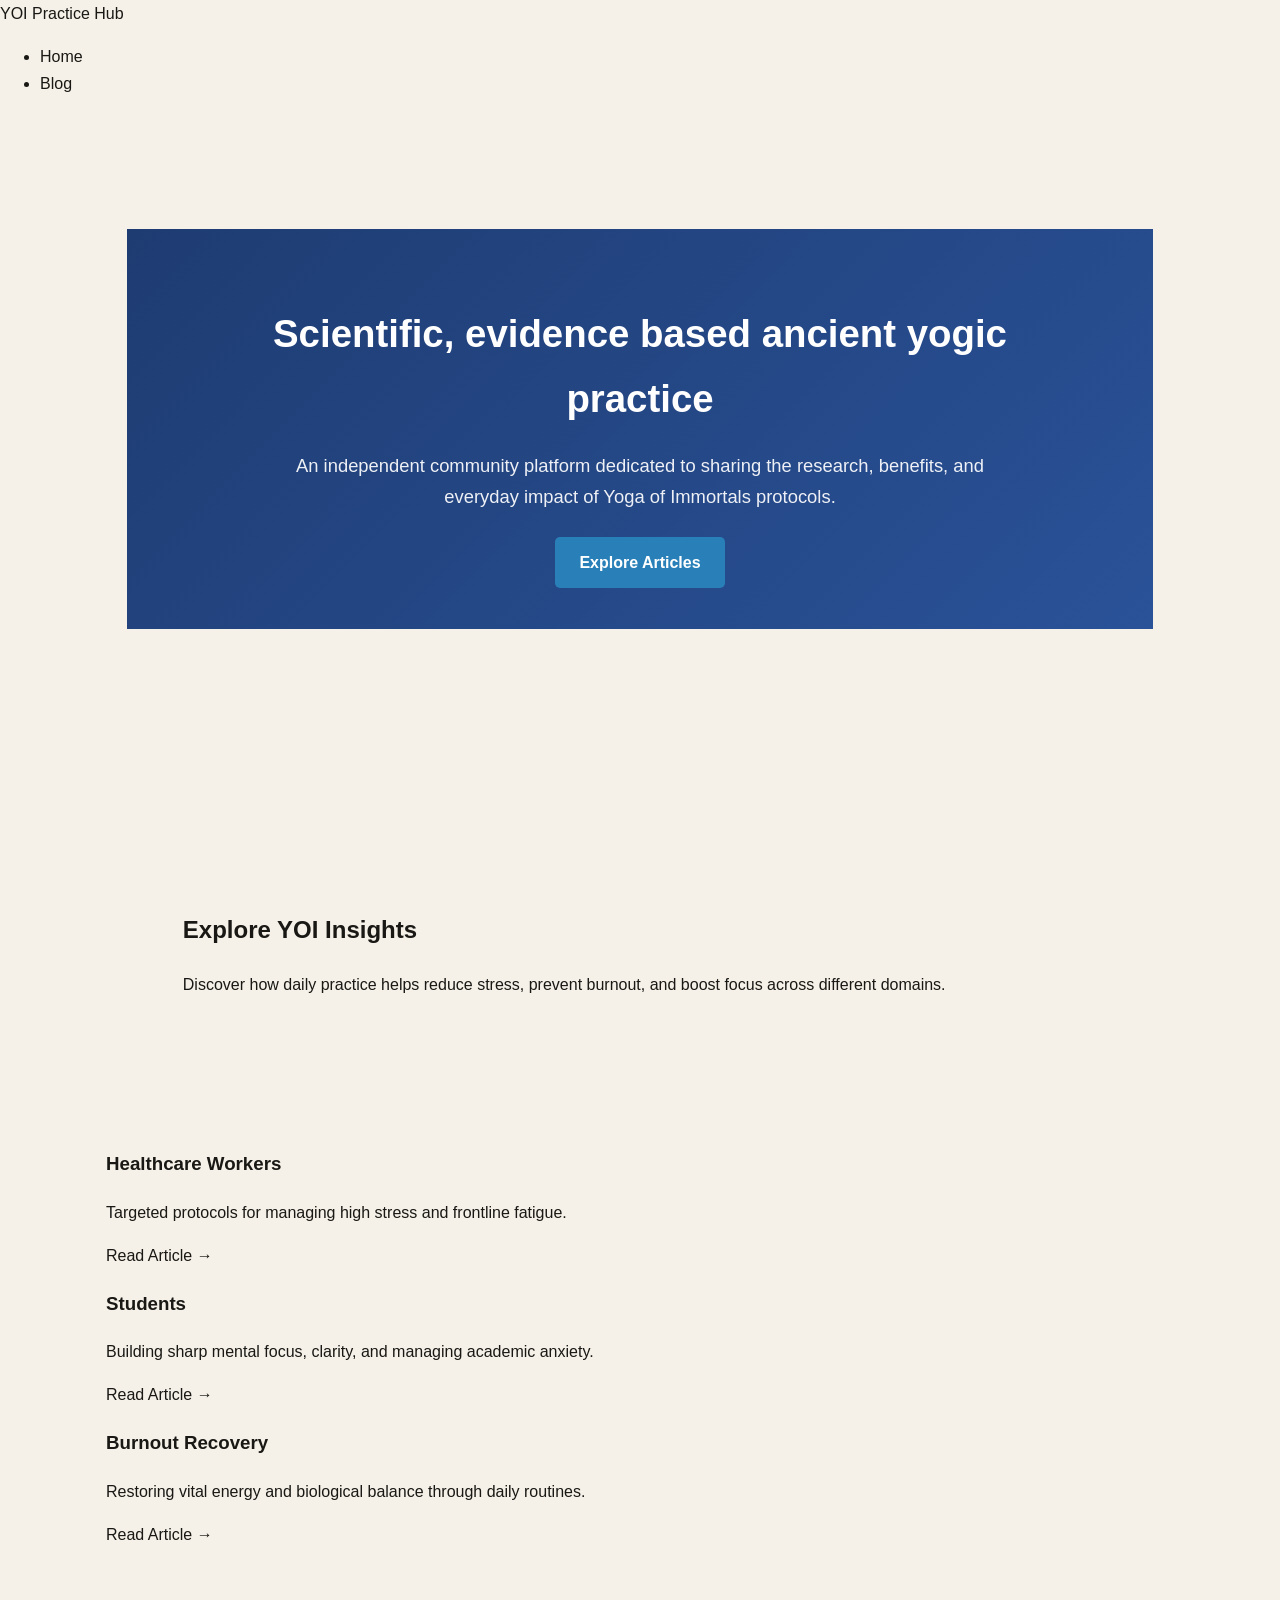
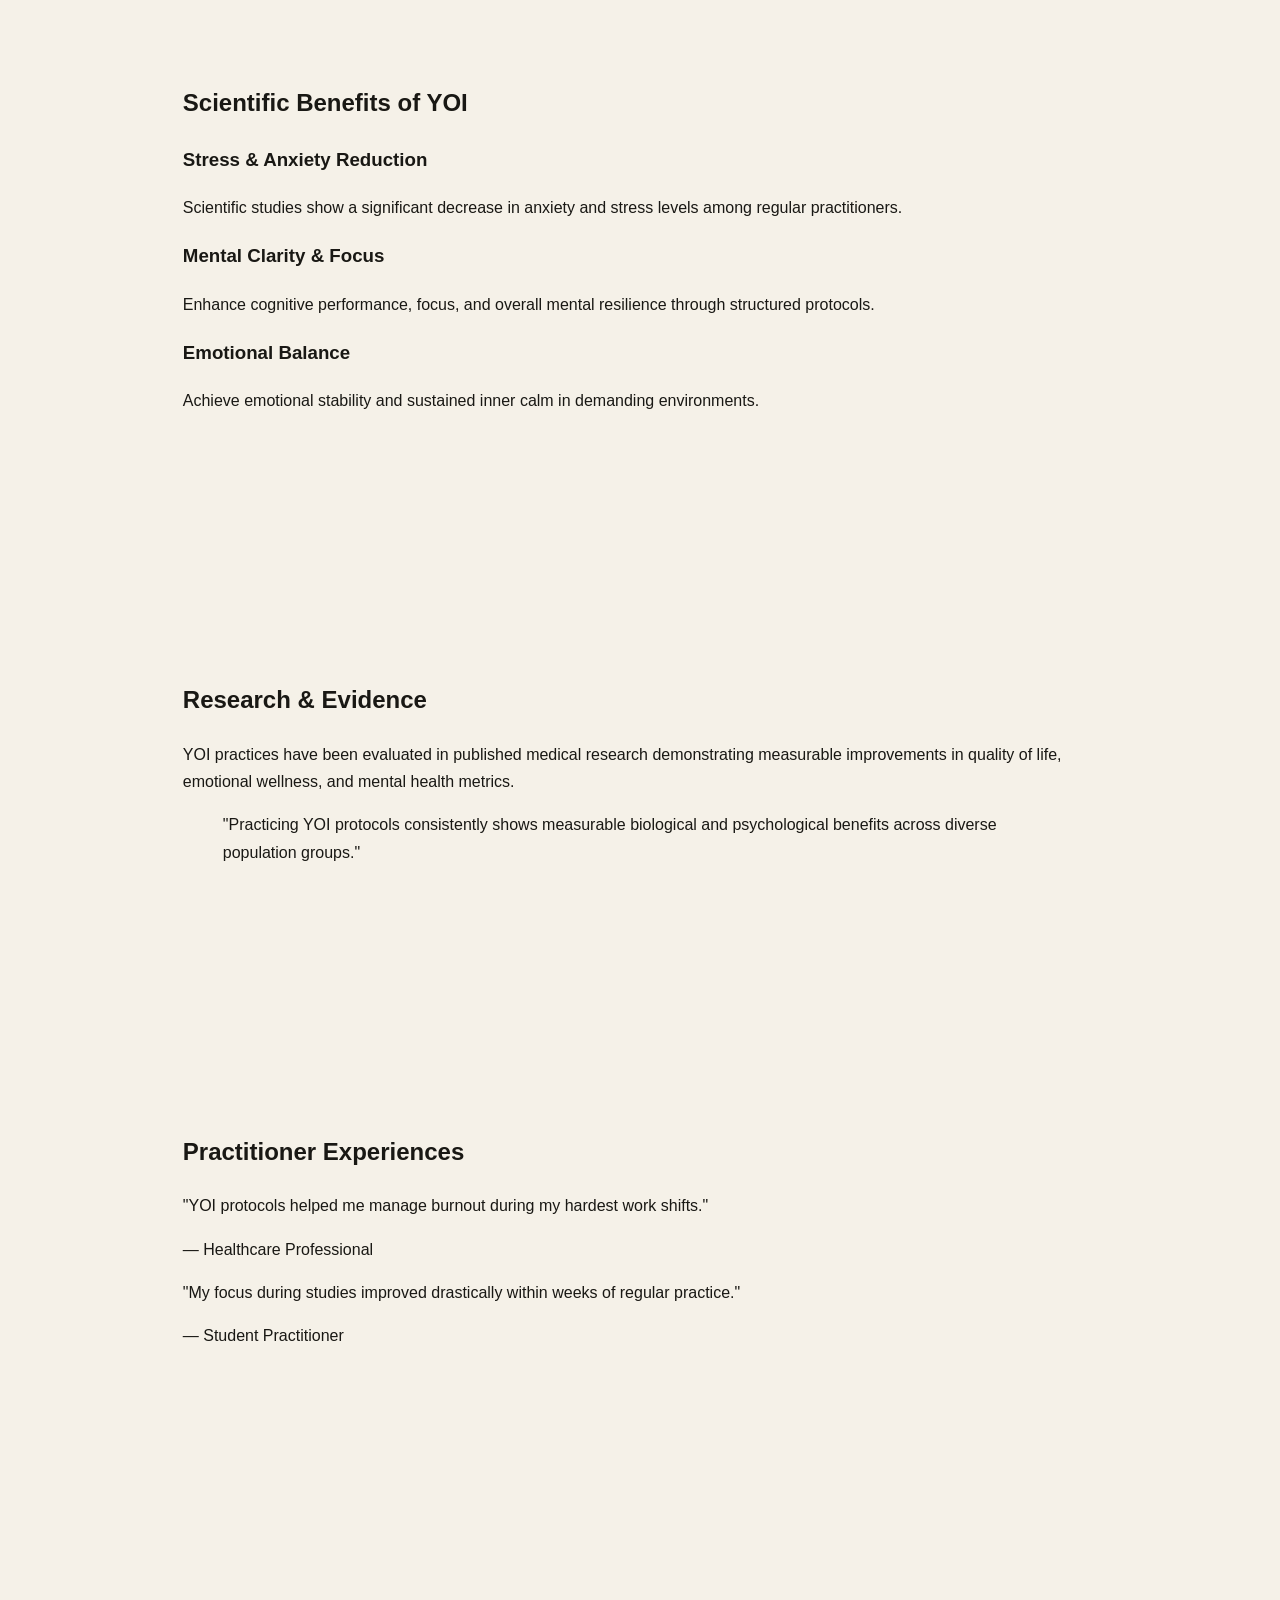
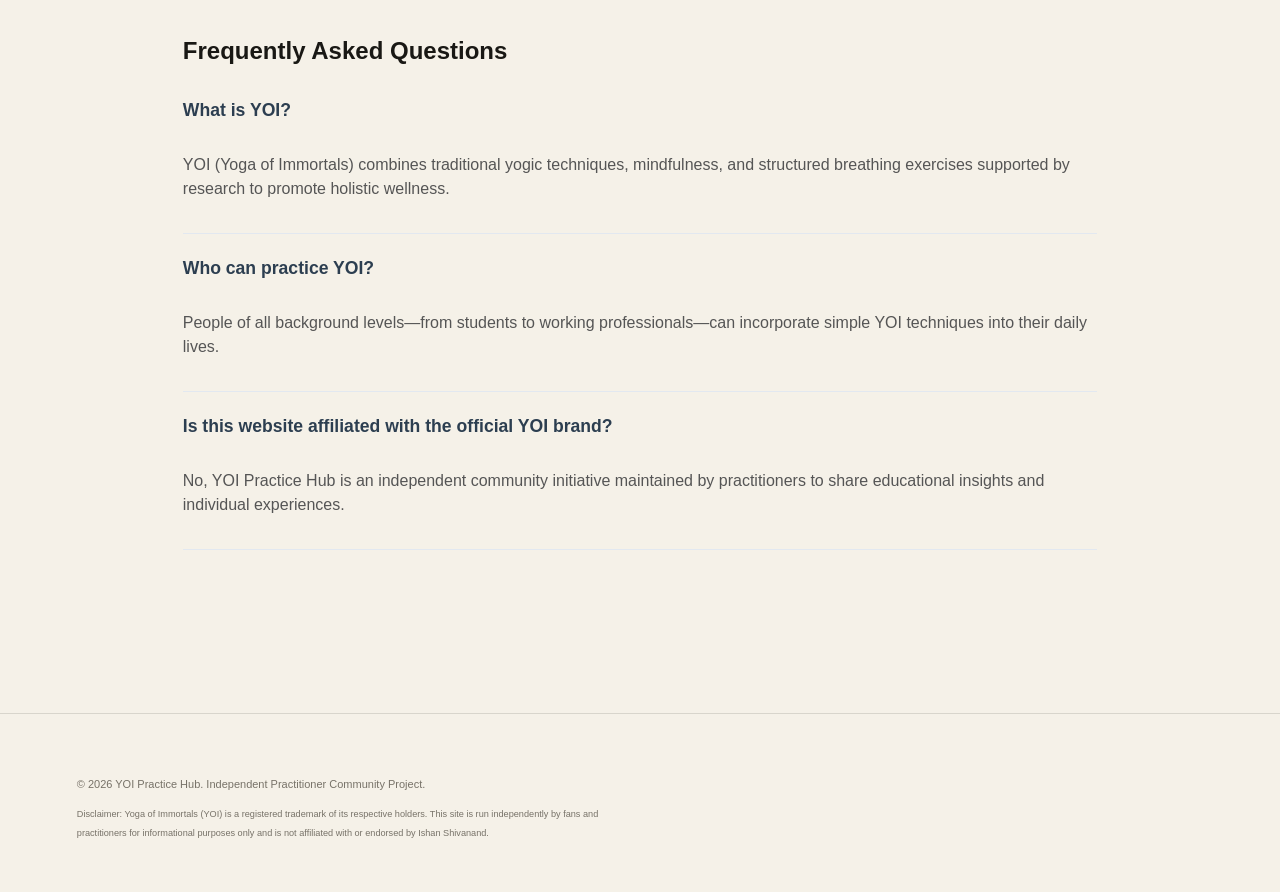
<file: index.html>
<!DOCTYPE html>
<html lang="en">
<head>
  <meta charset="UTF-8">
  <meta name="viewport" content="width=device-width, initial-scale=1.0">
  <title>YOI Practice Hub - Scientific Yogic Practice</title>
  <link rel="stylesheet" href="style.css">
  <script defer src="script.js"></script>
</head>
<body>

  <!-- Navigation Bar -->
  <header>
    <nav class="navbar">
      <a href="index.html" class="logo">YOI Practice Hub</a>
      <ul class="nav-links">
        <li><a href="index.html" class="active">Home</a></li>
        <li><a href="blog.html">Blog</a></li>
      </ul>
    </nav>
  </header>

  <!-- Hero Section with Background Placeholder -->
  <section class="hero-container">
    <div class="hero-image-placeholder">
      <div class="hero-overlay">
        <h1>Scientific, evidence based ancient yogic practice</h1>
        <p>An independent community platform dedicated to sharing the research, benefits, and everyday impact of Yoga of Immortals protocols.</p>
        <a href="blog.html" class="btn-primary">Explore Articles</a>
      </div>
    </div>
  </section>

  <main class="container">

    <!-- Community Focus Topics -->
    <section class="intro-section">
      <h2>Explore YOI Insights</h2>
      <p>Discover how daily practice helps reduce stress, prevent burnout, and boost focus across different domains.</p>
    </section>

    <div class="features-grid">
      <div class="feature-card">
        <h3>Healthcare Workers</h3>
        <p>Targeted protocols for managing high stress and frontline fatigue.</p>
        <a href="blog.html" class="link-btn">Read Article &rarr;</a>
      </div>

      <div class="feature-card">
        <h3>Students</h3>
        <p>Building sharp mental focus, clarity, and managing academic anxiety.</p>
        <a href="blog.html" class="link-btn">Read Article &rarr;</a>
      </div>

      <div class="feature-card">
        <h3>Burnout Recovery</h3>
        <p>Restoring vital energy and biological balance through daily routines.</p>
        <a href="blog.html" class="link-btn">Read Article &rarr;</a>
      </div>
    </div>

    <!-- Original Content: Scientific Benefits -->
    <section class="content-section">
      <h2>Scientific Benefits of YOI</h2>
      <div class="card-grid">
        <div class="card">
          <h3>Stress & Anxiety Reduction</h3>
          <p>Scientific studies show a significant decrease in anxiety and stress levels among regular practitioners.</p>
        </div>
        <div class="card">
          <h3>Mental Clarity & Focus</h3>
          <p>Enhance cognitive performance, focus, and overall mental resilience through structured protocols.</p>
        </div>
        <div class="card">
          <h3>Emotional Balance</h3>
          <p>Achieve emotional stability and sustained inner calm in demanding environments.</p>
        </div>
      </div>
    </section>

    <!-- Original Content: Research & Evidence -->
    <section class="content-section research-section">
      <h2>Research & Evidence</h2>
      <p>YOI practices have been evaluated in published medical research demonstrating measurable improvements in quality of life, emotional wellness, and mental health metrics.</p>
      <blockquote class="research-quote">
        "Practicing YOI protocols consistently shows measurable biological and psychological benefits across diverse population groups."
      </blockquote>
    </section>

    <!-- Original Content: Practitioner Testimonials -->
    <section class="content-section">
      <h2>Practitioner Experiences</h2>
      <div class="testimonial-grid">
        <div class="testimonial-card">
          <p>"YOI protocols helped me manage burnout during my hardest work shifts."</p>
          <span>— Healthcare Professional</span>
        </div>
        <div class="testimonial-card">
          <p>"My focus during studies improved drastically within weeks of regular practice."</p>
          <span>— Student Practitioner</span>
        </div>
      </div>
    </section>

    <!-- Original Content: Frequently Asked Questions -->
    <section class="content-section faq-section">
      <h2>Frequently Asked Questions</h2>
      
      <div class="faq-item">
        <button class="faq-question">What is YOI?</button>
        <div class="faq-answer">
          <p>YOI (Yoga of Immortals) combines traditional yogic techniques, mindfulness, and structured breathing exercises supported by research to promote holistic wellness.</p>
        </div>
      </div>

      <div class="faq-item">
        <button class="faq-question">Who can practice YOI?</button>
        <div class="faq-answer">
          <p>People of all background levels—from students to working professionals—can incorporate simple YOI techniques into their daily lives.</p>
        </div>
      </div>

      <div class="faq-item">
        <button class="faq-question">Is this website affiliated with the official YOI brand?</button>
        <div class="faq-answer">
          <p>No, YOI Practice Hub is an independent community initiative maintained by practitioners to share educational insights and individual experiences.</p>
        </div>
      </div>
    </section>

  </main>

  <!-- Footer -->
  <footer>
    <div class="footer-content">
      <p>&copy; 2026 YOI Practice Hub. Independent Practitioner Community Project.</p>
      <small>Disclaimer: Yoga of Immortals (YOI) is a registered trademark of its respective holders. This site is run independently by fans and practitioners for informational purposes only and is not affiliated with or endorsed by Ishan Shivanand.</small>
    </div>
  </footer>

</body>
</html>
</file>
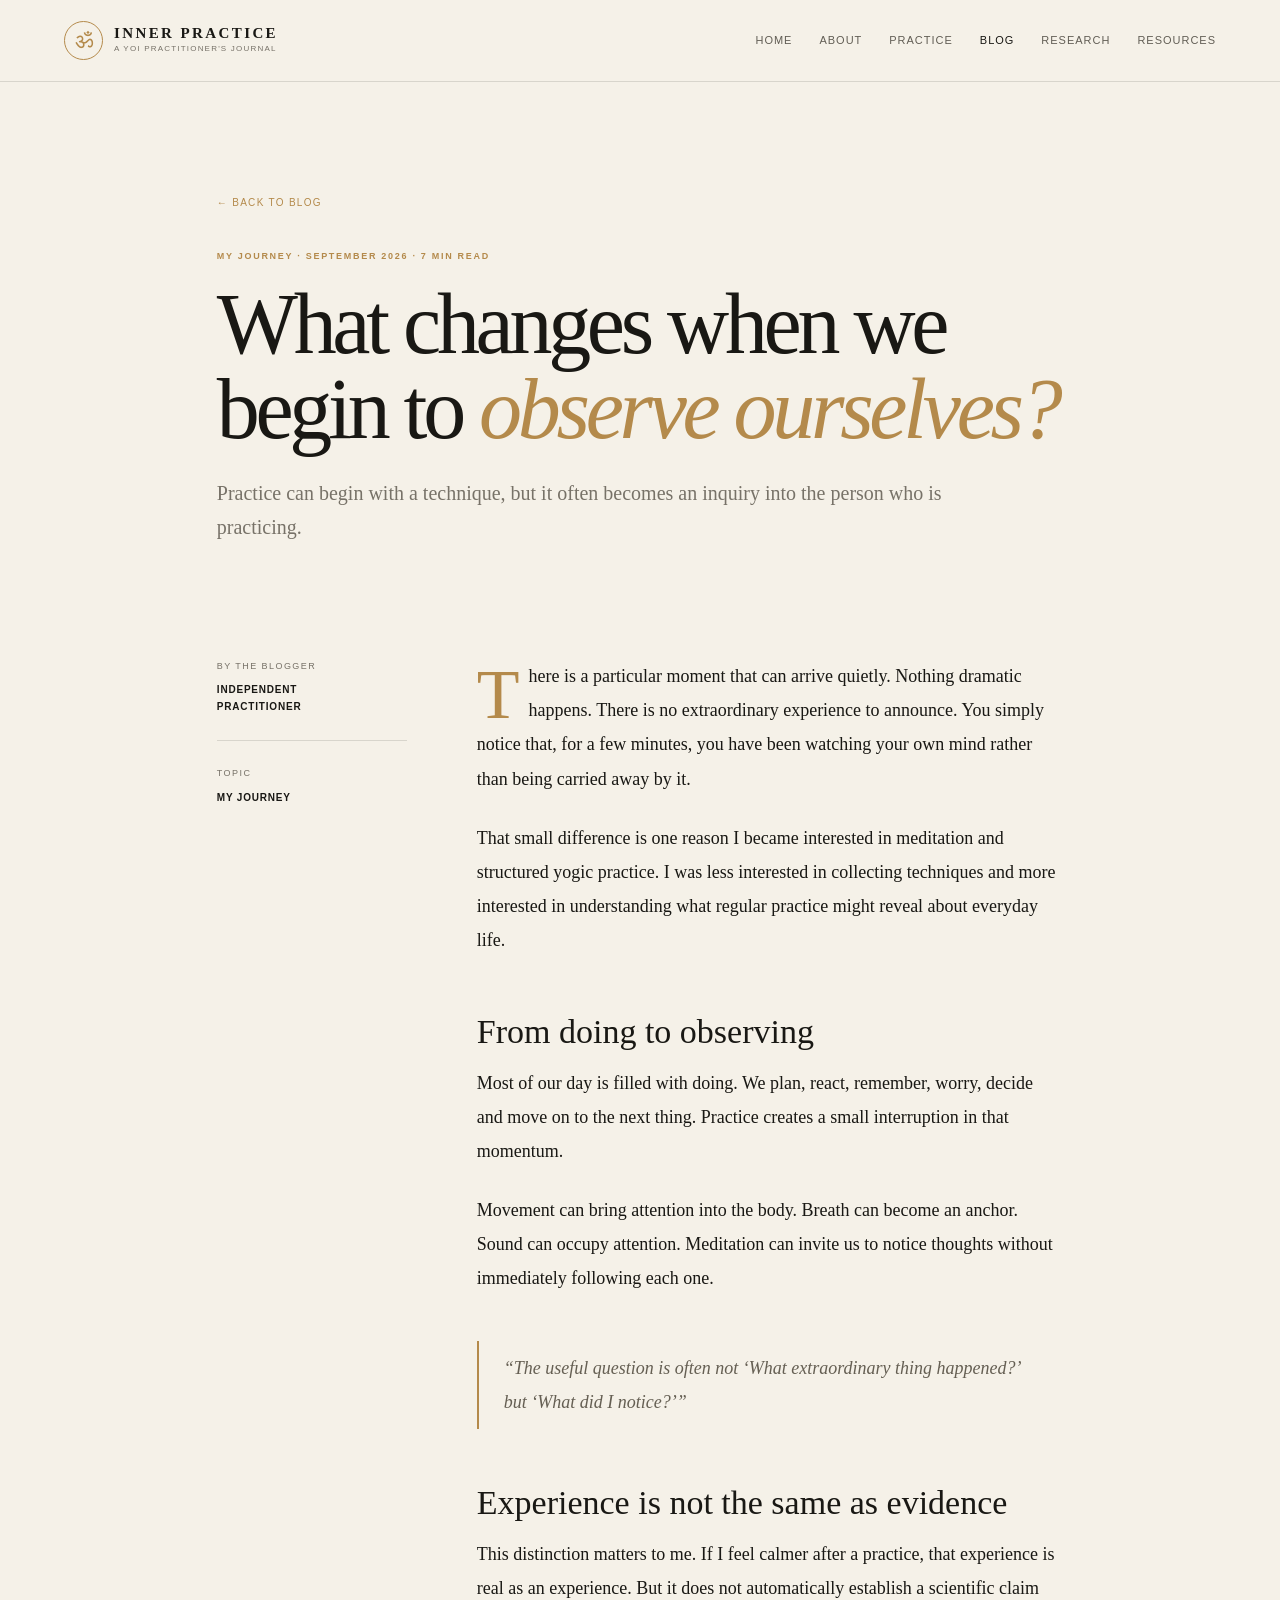
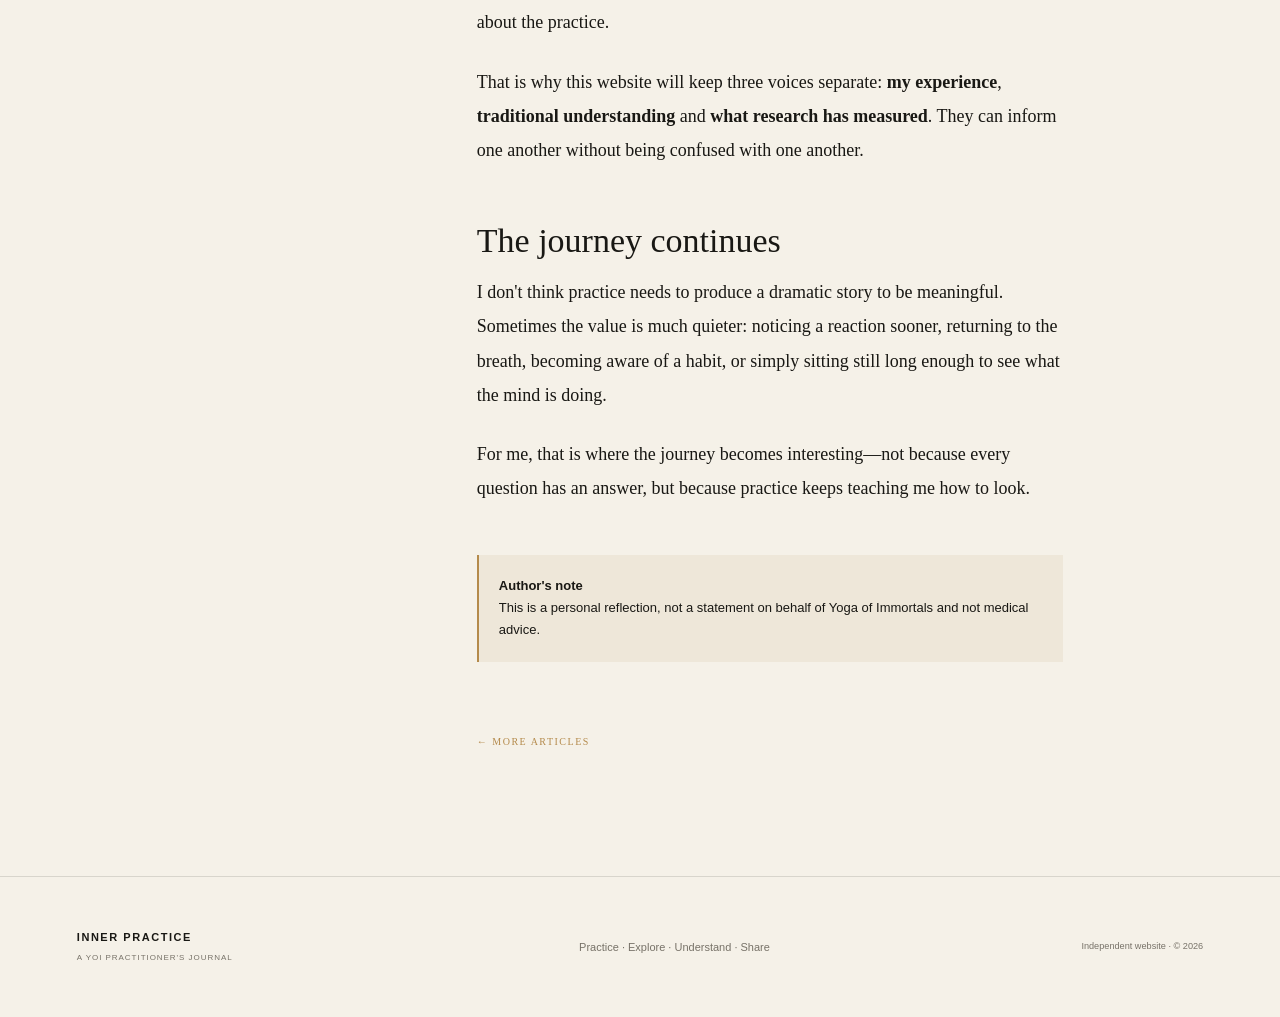
<file: article.html>
<!doctype html>
<html lang="en"><head><meta charset="utf-8"><meta name="viewport" content="width=device-width,initial-scale=1"><title>What changes when we begin to observe ourselves? — Inner Practice</title><link rel="stylesheet" href="style.css"></head>
<body>
<header class="header"><a href="index.html" class="logo"><span class="logo-ring">ॐ</span><span><b>INNER PRACTICE</b><small>A YOI practitioner's journal</small></span></a><button class="hamburger">☰</button><nav class="nav"><a href="index.html">Home</a><a href="index.html#about">About</a><a href="index.html#practice">Practice</a><a href="blog.html" class="active">Blog</a><a href="index.html#research">Research</a><a href="index.html#resources">Resources</a></nav></header>
<main class="article">
<div class="article-top"><a href="blog.html" class="back">← Back to blog</a><div class="meta">MY JOURNEY · SEPTEMBER 2026 · 7 MIN READ</div><h1>What changes when we begin to <em>observe ourselves?</em></h1><p class="article-dek">Practice can begin with a technique, but it often becomes an inquiry into the person who is practicing.</p></div>
<div class="article-layout"><aside><div>BY THE BLOGGER</div><strong>Independent<br>Practitioner</strong><hr><div>TOPIC</div><strong>My Journey</strong></aside>
<article class="prose"><p class="dropcap">There is a particular moment that can arrive quietly. Nothing dramatic happens. There is no extraordinary experience to announce. You simply notice that, for a few minutes, you have been watching your own mind rather than being carried away by it.</p>
<p>That small difference is one reason I became interested in meditation and structured yogic practice. I was less interested in collecting techniques and more interested in understanding what regular practice might reveal about everyday life.</p>
<h2>From doing to observing</h2>
<p>Most of our day is filled with doing. We plan, react, remember, worry, decide and move on to the next thing. Practice creates a small interruption in that momentum.</p>
<p>Movement can bring attention into the body. Breath can become an anchor. Sound can occupy attention. Meditation can invite us to notice thoughts without immediately following each one.</p>
<blockquote>“The useful question is often not ‘What extraordinary thing happened?’ but ‘What did I notice?’”</blockquote>
<h2>Experience is not the same as evidence</h2>
<p>This distinction matters to me. If I feel calmer after a practice, that experience is real as an experience. But it does not automatically establish a scientific claim about the practice.</p>
<p>That is why this website will keep three voices separate: <b>my experience</b>, <b>traditional understanding</b> and <b>what research has measured</b>. They can inform one another without being confused with one another.</p>
<h2>The journey continues</h2>
<p>I don't think practice needs to produce a dramatic story to be meaningful. Sometimes the value is much quieter: noticing a reaction sooner, returning to the breath, becoming aware of a habit, or simply sitting still long enough to see what the mind is doing.</p>
<p>For me, that is where the journey becomes interesting—not because every question has an answer, but because practice keeps teaching me how to look.</p>
<div class="article-note"><b>Author's note</b><br>This is a personal reflection, not a statement on behalf of Yoga of Immortals and not medical advice.</div>
<a class="arrow-link" href="blog.html">← More articles</a>
</article></div></main>
<footer><div><b>INNER PRACTICE</b><span>A YOI practitioner's journal</span></div><p>Practice · Explore · Understand · Share</p><small>Independent website · © 2026</small></footer><script src="script.js"></script></body></html>
</file>
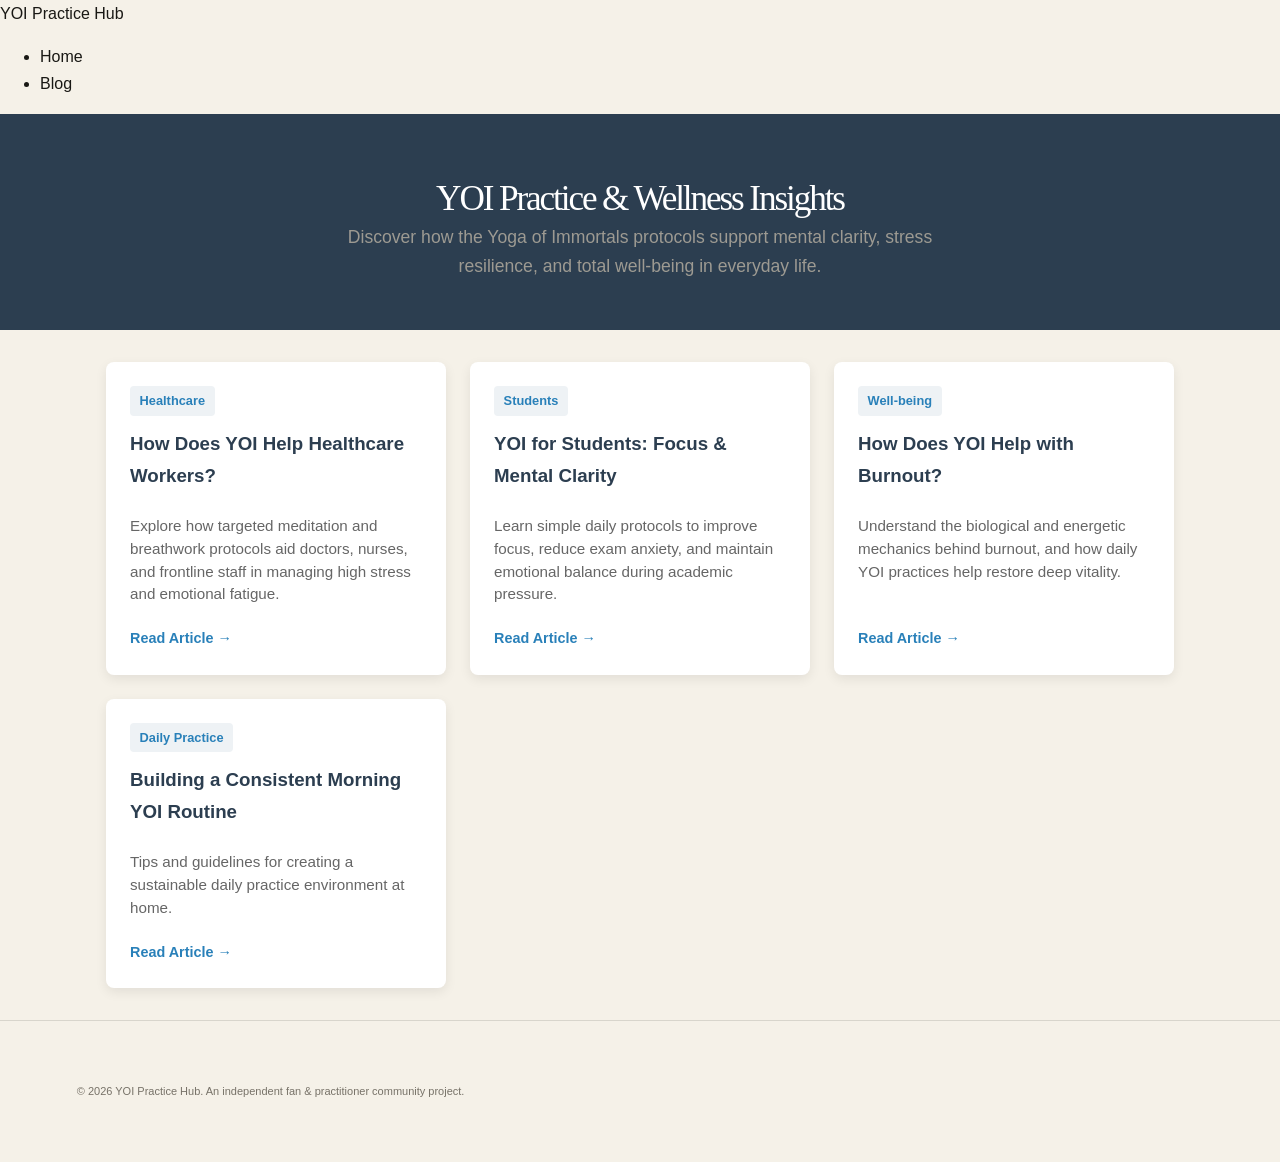
<file: blog.html>
<!DOCTYPE html>
<html lang="en">
<head>
  <meta charset="UTF-8">
  <meta name="viewport" content="width=device-width, initial-scale=1.0">
  <title>Blog - YOI Practice Hub</title>
  <link rel="stylesheet" href="style.css">
</head>
<body>
  <header>
    <nav class="navbar">
      <a href="index.html" class="logo">YOI Practice Hub</a>
      <ul class="nav-links">
        <li><a href="index.html">Home</a></li>
        <li><a href="blog.html" class="active">Blog</a></li>
      </ul>
    </nav>
  </header>

  <section class="blog-hero">
    <h1>YOI Practice & Wellness Insights</h1>
    <p>Discover how the Yoga of Immortals protocols support mental clarity, stress resilience, and total well-being in everyday life.</p>
  </section>

  <main class="container">
    <div class="blog-grid">
      
      <!-- Article 1 -->
      <article class="blog-card">
        <div class="card-content">
          <span class="tag">Healthcare</span>
          <h3>How Does YOI Help Healthcare Workers?</h3>
          <p>Explore how targeted meditation and breathwork protocols aid doctors, nurses, and frontline staff in managing high stress and emotional fatigue.</p>
          <a href="article.html" class="read-more">Read Article &rarr;</a>
        </div>
      </article>

      <!-- Article 2 -->
      <article class="blog-card">
        <div class="card-content">
          <span class="tag">Students</span>
          <h3>YOI for Students: Focus & Mental Clarity</h3>
          <p>Learn simple daily protocols to improve focus, reduce exam anxiety, and maintain emotional balance during academic pressure.</p>
          <a href="article.html" class="read-more">Read Article &rarr;</a>
        </div>
      </article>

      <!-- Article 3 -->
      <article class="blog-card">
        <div class="card-content">
          <span class="tag">Well-being</span>
          <h3>How Does YOI Help with Burnout?</h3>
          <p>Understand the biological and energetic mechanics behind burnout, and how daily YOI practices help restore deep vitality.</p>
          <a href="article.html" class="read-more">Read Article &rarr;</a>
        </div>
      </article>

      <!-- Article 4 (Placeholder for future posts) -->
      <article class="blog-card">
        <div class="card-content">
          <span class="tag">Daily Practice</span>
          <h3>Building a Consistent Morning YOI Routine</h3>
          <p>Tips and guidelines for creating a sustainable daily practice environment at home.</p>
          <a href="article.html" class="read-more">Read Article &rarr;</a>
        </div>
      </article>

    </div>
  </main>

  <footer>
    <p>&copy; 2026 YOI Practice Hub. An independent fan & practitioner community project.</p>
  </footer>
</body>
</html>
</file>
<file: style.css>
/* Hero Banner Placeholder Styling */
.hero-container {
  width: 100%;
}

.hero-image-placeholder {
  width: 100%;
  height: 400px;
  background: linear-gradient(135deg, #1e3c72 0%, #2a5298 100%);
  display: flex;
  align-items: center;
  justify-content: center;
  position: relative;
}

.hero-overlay {
  text-align: center;
  color: #ffffff;
  padding: 0 1.5rem;
  max-width: 800px;
}

.hero-overlay h1 {
  font-size: 2.4rem;
  margin-bottom: 1rem;
}

.hero-overlay p {
  font-size: 1.15rem;
  margin-bottom: 1.5rem;
  opacity: 0.92;
}

.btn-primary {
  display: inline-block;
  background-color: #2980b9;
  color: #ffffff;
  padding: 0.75rem 1.5rem;
  border-radius: 5px;
  text-decoration: none;
  font-weight: bold;
}

/* FAQ Styles */
.faq-section {
  margin-top: 2rem;
}

.faq-item {
  border-bottom: 1px solid #e2e8f0;
  margin-bottom: 1rem;
  padding-bottom: 0.5rem;
}

.faq-question {
  width: 100%;
  text-align: left;
  background: none;
  border: none;
  font-size: 1.1rem;
  font-weight: bold;
  color: #2c3e50;
  cursor: pointer;
  padding: 0.5rem 0;
}

.faq-answer {
  padding: 0.5rem 0;
  color: #555;
  line-height: 1.5;
}
:root{--bg:#f5f1e8;--paper:#fbf9f3;--ink:#191814;--muted:#777268;--gold:#b48a4b;--dark:#171714;--dark2:#24231e;--line:rgba(25,24,20,.13);--max:1180px}
*{box-sizing:border-box}html{scroll-behavior:smooth}body{margin:0;background:var(--bg);color:var(--ink);font-family:Inter,Arial,sans-serif;line-height:1.7}a{color:inherit;text-decoration:none}.header{height:82px;padding:0 5vw;display:flex;align-items:center;justify-content:space-between;border-bottom:1px solid var(--line);position:sticky;top:0;z-index:20;background:rgba(245,241,232,.94);backdrop-filter:blur(15px)}.logo{display:flex;align-items:center;gap:11px}.logo-ring{display:grid;place-items:center;width:39px;height:39px;border:1px solid var(--gold);border-radius:50%;font:22px Georgia;color:var(--gold)}.logo b{display:block;font:700 15px Georgia;letter-spacing:.16em}.logo small{display:block;color:var(--muted);font-size:8px;text-transform:uppercase;letter-spacing:.15em}.nav{display:flex;gap:27px}.nav a{font-size:11px;text-transform:uppercase;letter-spacing:.09em;color:#625e55}.nav a:hover,.nav a.active{color:var(--ink)}.hamburger{display:none;border:0;background:none;font-size:25px}.hero{min-height:calc(100vh - 82px);display:grid;grid-template-columns:1.05fr .95fr;align-items:center;padding:80px 7vw;overflow:hidden;position:relative}.hero-copy{position:relative;z-index:2}.kicker,.tiny,.meta{font-size:9px;letter-spacing:.19em;text-transform:uppercase;color:var(--gold);font-weight:700}.hero h1{font:400 clamp(65px,9.5vw,125px)/.88 Georgia,serif;letter-spacing:-.06em;margin:22px 0 30px}.hero h1 i,.section-head em,.manifesto h2 em,.research-strip h2 em,.resource-grid h2 em,.article h1 em{font-style:italic;color:var(--gold)}.lead{max-width:570px;color:var(--muted);font-size:17px;line-height:1.8}.buttons{display:flex;gap:12px;flex-wrap:wrap;margin-top:32px}.button{display:inline-flex;align-items:center;gap:18px;padding:13px 20px;border:1px solid var(--ink);font-size:10px;text-transform:uppercase;letter-spacing:.14em}.button.dark{background:var(--ink);color:white}.button.line{background:transparent}.status{font-size:9px;color:#9b9588;margin-top:20px}.hero-art{height:min(42vw,550px);width:min(42vw,550px);justify-self:end;border-radius:50%;position:relative;background:radial-gradient(circle at center,rgba(180,138,75,.25),rgba(180,138,75,.03) 40%,transparent 68%)}.halo{position:absolute;border:1px solid rgba(180,138,75,.28);border-radius:50%;inset:4%}.h2{inset:16%}.h3{inset:30%}.orb{position:absolute;inset:35%;display:grid;place-items:center;font:80px Georgia;color:rgba(180,138,75,.7);border-radius:50%;background:radial-gradient(circle,rgba(255,250,235,.75),transparent 70%)}.art-caption{position:absolute;right:4%;bottom:8%;font:700 9px/1.5 Arial;letter-spacing:.2em;color:#777063;text-align:right}.art-caption span{font-size:7px;color:var(--gold)}
section{max-width:var(--max);margin:auto;padding:115px 6vw}.manifesto-grid{display:grid;grid-template-columns:1fr 1fr;gap:100px;margin-top:28px}.manifesto h2{font:400 clamp(45px,5vw,68px)/1.05 Georgia;margin:0;letter-spacing:-.04em}.manifesto p{color:var(--muted);font-size:16px}.arrow-link{display:inline-block;margin-top:20px;color:var(--gold);font-size:10px;text-transform:uppercase;letter-spacing:.15em}.dark{max-width:none;background:var(--dark);color:#f8f4e9}.dark>*{max-width:var(--max);margin-left:auto;margin-right:auto}.section-head{display:grid;grid-template-columns:1fr 1fr;gap:80px;margin-top:25px;align-items:end}.section-head h2,.research-strip h2,.resource-grid h2{font:400 clamp(44px,5vw,67px)/1.06 Georgia;letter-spacing:-.04em;margin:0}.section-head p,.resource-grid p{color:#aaa59a;max-width:480px;font-size:14px}.steps{display:grid;grid-template-columns:repeat(5,1fr);margin-top:55px;background:#35332d}.steps>div{min-height:260px;padding:25px 20px;background:var(--dark);border:1px solid #35332d}.steps span{font-size:9px;color:#716d62;letter-spacing:.15em}.steps strong{display:block;font:400 23px Georgia;margin:40px 0 10px}.steps p{font-size:12px;color:#99958b}.journal{padding-bottom:120px}.journal .section-head{grid-template-columns:1fr auto}.featured{display:grid;grid-template-columns:1.05fr .95fr;background:var(--paper);border:1px solid var(--line);margin-top:42px}.feature-image{min-height:410px;background:radial-gradient(circle at 50% 38%,#c09a5e,#312c23 65%);position:relative;padding:25px;color:white}.feature-image span{font-size:9px;letter-spacing:.17em}.feature-image b{position:absolute;bottom:25px;left:25px;font:400 62px/.82 Georgia;letter-spacing:-.05em}.feature-copy{padding:55px}.feature-copy h3{font:400 39px/1.1 Georgia;margin:18px 0}.feature-copy p,.card-copy p{color:var(--muted);font-size:14px}.cards{display:grid;grid-template-columns:repeat(3,1fr);gap:20px;margin-top:20px}.cards article,.post-card{background:var(--paper);border:1px solid var(--line)}.card-art{height:220px;padding:20px;display:flex;align-items:flex-end;color:white;font-size:9px;letter-spacing:.18em;position:relative;overflow:hidden}.card-art:after{content:"";position:absolute;width:150px;height:150px;border:1px solid rgba(255,255,255,.2);border-radius:50%;left:50%;top:50%;transform:translate(-50%,-50%)}.one{background:radial-gradient(circle at 55% 35%,#ad864a,#25241f 68%)}.two{background:linear-gradient(145deg,#272721,#958060)}.three{background:radial-gradient(circle at 45% 40%,#d0ad73,#3b3327 68%)}.four{background:linear-gradient(145deg,#4a4030,#9b8156)}.five{background:radial-gradient(circle at 40% 45%,#90734d,#27251f 68%)}.card-copy{padding:25px}.card-copy h3{font:400 24px/1.15 Georgia;margin:12px 0}.card-copy a,.post-card a{font-size:10px;text-transform:uppercase;letter-spacing:.14em;color:var(--gold)}.research-strip{background:#e9e0ce;max-width:none}.research-strip>*{max-width:var(--max);margin-left:auto;margin-right:auto}.research-strip p{max-width:620px;color:var(--muted);margin:28px auto 25px 0}.pill-row{display:flex;gap:8px;flex-wrap:wrap;margin-bottom:28px}.pill-row span,.filters button{border:1px solid var(--line);padding:7px 11px;font-size:9px;letter-spacing:.13em}.resource-grid{display:grid;grid-template-columns:1fr 1fr;gap:100px;margin-top:30px}.resource-list{border-top:1px solid #3a3933}.resource-list a{display:flex;justify-content:space-between;padding:18px 0;border-bottom:1px solid #3a3933;font:21px Georgia;color:#eee9de}.resource-list span{color:var(--gold)}.about-box{max-width:900px;margin:100px auto;padding:70px 6vw;background:var(--paper);border:1px solid var(--line)}.about-box h2{font:400 clamp(45px,6vw,75px)/.98 Georgia;letter-spacing:-.05em;margin:20px 0}.about-box p{max-width:650px;color:var(--muted);margin-bottom:30px}footer{padding:50px 6vw;border-top:1px solid var(--line);display:grid;grid-template-columns:1fr 1fr auto;gap:20px;color:var(--muted);font-size:11px;align-items:center}footer b{display:block;color:var(--ink);letter-spacing:.14em}footer span{font-size:8px;text-transform:uppercase;letter-spacing:.12em}.blog-hero{max-width:none;background:var(--dark);color:white;padding:120px 6vw 95px}.blog-hero>*{max-width:var(--max);margin-left:auto;margin-right:auto}.blog-hero h1{font:400 clamp(65px,9vw,120px)/.88 Georgia;letter-spacing:-.06em;margin:22px auto 28px}.blog-hero h1 em{color:var(--gold)}.blog-hero p{color:#aaa59a;max-width:650px;margin-left:auto;margin-right:auto}.blog-main{padding-top:70px}.filters{display:flex;gap:7px;flex-wrap:wrap;margin-bottom:45px}.filters button{background:none;cursor:pointer;color:var(--muted);text-transform:uppercase}.filters button.selected,.filters button:hover{background:var(--ink);color:white;border-color:var(--ink)}.article-grid{display:grid;grid-template-columns:repeat(2,1fr);gap:20px}.blog-feature{grid-column:1/-1;display:grid;grid-template-columns:1fr 1fr;background:var(--paper);border:1px solid var(--line)}.blog-feature>div:last-child{padding:50px}.blog-feature h2{font:400 42px/1.08 Georgia;margin:15px 0}.blog-feature p{color:var(--muted)}.post-card{display:block}.blog-note{margin-top:60px;padding:24px;background:rgba(180,138,75,.08);border-left:2px solid var(--gold);font-size:12px}.blog-note p{color:var(--muted);margin-bottom:0}.article{max-width:none;padding:0}.article-top{padding:105px 6vw 75px;max-width:1000px;margin:auto}.back{font-size:10px;text-transform:uppercase;letter-spacing:.13em;color:var(--gold)}.article-top .meta{margin-top:35px}.article h1{font:400 clamp(50px,7vw,86px)/.98 Georgia;letter-spacing:-.05em;margin:18px 0 25px}.article-dek{font:20px/1.7 Georgia;color:var(--muted);max-width:760px}.article-layout{max-width:1000px;margin:auto;display:grid;grid-template-columns:190px 1fr;gap:70px;padding:20px 6vw 120px}.article-layout aside{font-size:9px;letter-spacing:.16em;text-transform:uppercase;color:var(--muted)}.article-layout aside strong{display:block;font-size:10px;letter-spacing:.08em;color:var(--ink);margin-top:7px}.article-layout hr{border:0;border-top:1px solid var(--line);margin:25px 0}.prose{font:18px/1.9 Georgia,serif}.prose p{margin:0 0 25px}.dropcap:first-letter{font-size:70px;float:left;line-height:.8;padding:8px 9px 0 0;color:var(--gold)}.prose h2{font:400 34px Georgia;margin:55px 0 15px}.prose blockquote{border-left:2px solid var(--gold);padding:10px 25px;margin:45px 0;font-style:italic;color:#655f53}.article-note{font:13px/1.7 Arial;background:#eee7d9;border-left:2px solid var(--gold);padding:20px;margin:50px 0}
@media(max-width:900px){.nav{display:none;position:absolute;top:82px;left:0;right:0;padding:22px 7vw;background:var(--bg);flex-direction:column;border-bottom:1px solid var(--line)}.nav.open{display:flex}.hamburger{display:block}.hero{grid-template-columns:1fr;min-height:800px;padding:70px 7vw}.hero-art{width:75vw;height:75vw;position:absolute;right:-20vw;bottom:3%;opacity:.55}.manifesto-grid,.section-head,.resource-grid{grid-template-columns:1fr;gap:35px}.steps{grid-template-columns:repeat(2,1fr)}.featured,.blog-feature{grid-template-columns:1fr}.cards,.article-grid{grid-template-columns:1fr}.article-layout{grid-template-columns:1fr;gap:30px}.article-layout aside{display:flex;gap:15px;align-items:center}.article-layout hr{height:20px;border-left:1px solid var(--line);border-top:0;margin:0}.about-box{margin:60px 24px;padding:45px 30px}footer{grid-template-columns:1fr}.feature-image{min-height:330px}}
@media(max-width:560px){.header{height:72px}.nav{top:72px}.hero{padding-top:55px}.hero h1{font-size:64px}.lead{font-size:15px}.hero-art{bottom:1%;right:-30vw;width:85vw;height:85vw}.hero section{padding-top:80px}.steps{grid-template-columns:1fr}.steps>div{min-height:205px}.feature-copy,.blog-feature>div:last-child{padding:30px 24px}.feature-image b{font-size:50px}.journal,.manifesto,.practice,.research-strip,.resources{padding-top:85px;padding-bottom:85px}.blog-hero{padding-top:85px}.blog-main{padding-top:55px}.article-top{padding:80px 24px 55px}.article-layout{padding:20px 24px 90px}.prose{font-size:17px}.article h1{font-size:52px}}
/* Blog Page Styling */
.blog-hero {
  background: #2c3e50;
  color: #ffffff;
  text-align: center;
  padding: 3rem 1rem;
}

.blog-hero h1 {
  font-size: 2.2rem;
  margin-bottom: 0.5rem;
}

.blog-hero p {
  font-size: 1.1rem;
  max-width: 600px;
  margin: 0 auto;
  opacity: 0.9;
}

.container {
  max-width: 1100px;
  margin: 2rem auto;
  padding: 0 1rem;
}

.blog-grid {
  display: grid;
  grid-template-columns: repeat(auto-fit, minmax(300px, 1fr));
  gap: 1.5rem;
}

.blog-card {
  background: #ffffff;
  border-radius: 8px;
  box-shadow: 0 4px 12px rgba(0, 0, 0, 0.08);
  overflow: hidden;
  display: flex;
  flex-direction: column;
  transition: transform 0.2s ease, box-shadow 0.2s ease;
}

.blog-card:hover {
  transform: translateY(-4px);
  box-shadow: 0 6px 16px rgba(0, 0, 0, 0.12);
}

.card-content {
  padding: 1.5rem;
  display: flex;
  flex-direction: column;
  flex-grow: 1;
}

.tag {
  align-self: flex-start;
  background: #eef2f5;
  color: #2980b9;
  font-size: 0.8rem;
  font-weight: bold;
  padding: 0.25rem 0.6rem;
  border-radius: 4px;
  margin-bottom: 0.75rem;
}

.blog-card h3 {
  margin: 0 0 0.5rem 0;
  color: #2c3e50;
}

.blog-card p {
  color: #666;
  font-size: 0.95rem;
  line-height: 1.5;
  margin-bottom: 1.25rem;
  flex-grow: 1;
}

.read-more {
  color: #2980b9;
  text-decoration: none;
  font-weight: bold;
  font-size: 0.9rem;
}

.read-more:hover {
  text-decoration: underline;
}
</file>
